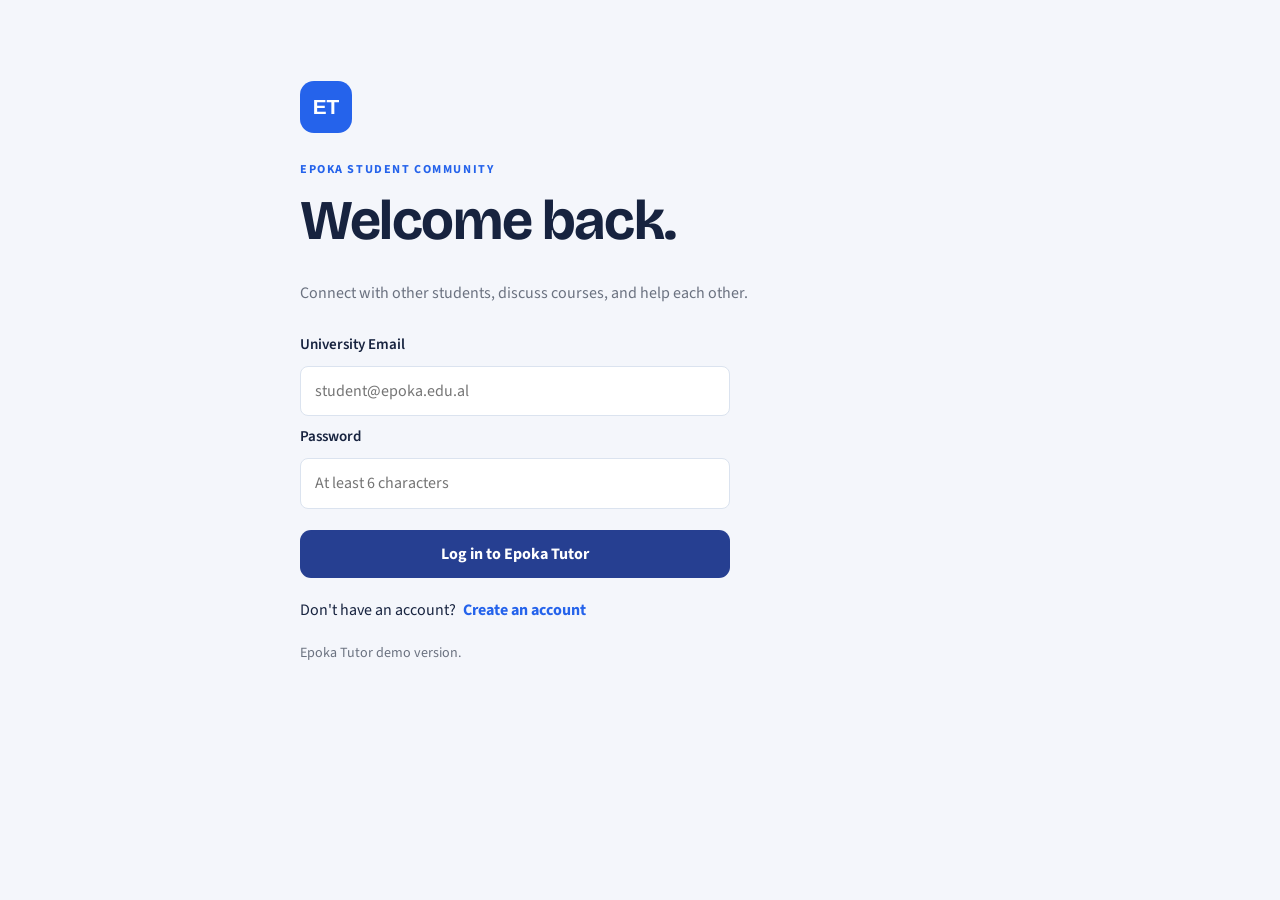
<file: index.html>
<!--
 FILE PURPOSE: This HTML file defines the structure and content of one screen in Epoka Tutor. The ids and classes are important connections: JavaScript finds elements by their ids to fill or update them, while CSS uses classes and ids to control their appearance.
 SCREEN: Epoka Tutor - Login.
 The ids in this file are the connection points used by JavaScript; the classes are the connection points used by CSS.
-->

<!DOCTYPE html>
<html lang="en">
<head>
    <meta charset="UTF-8">
    <meta name="viewport" content="width=device-width, initial-scale=1.0">
    <title>Epoka Tutor - Login</title>

    <link href="https://fonts.googleapis.com/css2?family=Bricolage+Grotesque:wght@500;700&family=Source+Sans+3:wght@400;600&display=swap" rel="stylesheet">

    <link rel="stylesheet" href="style.css">
</head>

<body class="login">

    <!-- This is the main content area for the current screen. Its id or class connects it to the CSS layout, and its child elements provide the places JavaScript fills with courses, messages, notes, or selection buttons. -->
    <main class="wrap">
        <div class="brand">ET</div>

        <p class="eyebrow">EPOKA STUDENT COMMUNITY</p>

        <h1 id="formTitle">Welcome back.</h1>

        <p class="lead">
            Connect with other students, discuss courses, and help each other.
        </p>

    <!-- This form groups related inputs and buttons. JavaScript listens for its submit event; event.preventDefault() is then used where needed so the browser does not reload the page before the application handles the data. -->
        <!-- This id is used by login.js to listen for form submission and by the browser to group the login and registration fields. -->
        <form id="loginForm">

        <!-- login.js shows this container only in registration mode, because a returning student does not need to enter a name again. -->
            <div id="nameField" hidden>
                <label for="studentName">Your Name</label>
        <!-- login.js reads this input when creating a new account; the name is required only when registerMode is true. -->
                <input type="text" id="studentName"
                       placeholder="Enter your name">
            </div>

            <label for="studentEmail">University Email</label>
        <!-- login.js reads and normalizes this email before checking that it uses the Epoka university domain. -->
            <input type="email" id="studentEmail"
                   placeholder="student@epoka.edu.al" required>

            <label for="studentPassword">Password</label>
        <!-- login.js reads this password for both account creation and login, while minlength provides a basic HTML form check. -->
            <input type="password" id="studentPassword"
                   placeholder="At least 6 characters"
                   required minlength="6">

        <!-- This container is shown only during registration so the student can confirm the password they entered. -->
            <div id="confirmPasswordField" hidden>
                <label for="confirmPassword">Confirm Password</label>
        <!-- login.js compares this value with the first password before allowing a new account to be created. -->
                <input type="password" id="confirmPassword"
                       placeholder="Enter your password again">
            </div>

            <button class="btn full" type="submit" id="submitBtn">
                Log in to Epoka Tutor
            </button>

        </form>

        <p class="switch-line">
            <span id="switchText">Don't have an account?</span>
        <!-- login.js listens for clicks on this button and switches the same form between login and registration instead of navigating to another page. -->
            <button type="button" class="text-btn" id="switchMode">
                Create Account
            </button>
        </p>

        <p class="note">Epoka Tutor demo version.</p>

        <!-- login.js writes validation and account error messages here using textContent, leaving the HTML structure unchanged. -->
        <p class="err" id="loginErr"></p>

    </main>

    <!-- Load common.js before the page-specific script because it defines shared functions such as store, Auth, Pick, and the storage-key helpers that the later script calls. -->
    <script src="common.js"></script>
    <!-- Load the JavaScript file responsible for this screen after the shared scripts. The script uses the element ids in this HTML to add behaviour and display stored information. -->
    <script src="login.js"></script>

</body>
</html>
</file>
<file: style.css>
/*
 * FILE PURPOSE: This stylesheet controls how the HTML screens are presented. The class selectors (written with a dot, such as .panel) connect shared styles to HTML elements with that class; ID selectors (written with #, such as #courseList) target the particular element whose id matches. A comma joins selectors so the same declarations apply to each listed target. These rules affect presentation, not the HTML content or JavaScript data.
 * Selector reminder: #name selects an element by its id; .name selects elements by class; commas share one rule across multiple selectors.
 */
/* Shared colour and shadow variables used throughout the interface. Later rules use var(...) so buttons, headings, borders, and backgrounds keep the same design values. */
:root {
    --bg: #f4f6fb;
    --surface: #ffffff;
    --ink: #17233f;
    --muted: #73809b;
    --line: #e2e7f0;
    --brand: #263f91;
    --brand-dark: #1b2f70;
    --brand-ink: #ffffff;
    --accent: #f0b54a;
    --mine: #e7edff;
    --danger: #b3261e;
    --shadow: 0 12px 35px rgba(28, 45, 89, .07);
}
/* Apply border-box sizing to every HTML element. Widths therefore include padding and borders, which makes the form, card, and page layouts easier to calculate. */
* {
    box-sizing: border-box;
}
/* Set the outer document and body dimensions. Removing the browser margin prevents unwanted page edges, while min-height lets each screen fill the viewport. */
html, body {
    margin: 0;
    min-height: 100%;
}
/* Set the default page background, text colour, font, and line spacing inherited by the login, course, notes, selection, and chat screens. */
body {
    background: var(--bg);
    color: var(--ink);
    font: 16px/1.55 "Source Sans 3", system-ui, sans-serif;
}
/* Give the main and section headings used in the HTML pages a shared display font and consistent line spacing. */
h1, h2 {
    font-family: "Bricolage Grotesque", sans-serif;
    line-height: 1.12;
    margin: 0 0 .5em;
    letter-spacing: -.025em;
}
/* Style the main page title, such as the welcome heading or selected course title, with a responsive size and readable maximum width. */
h1 {
    font-size: clamp(2.1rem, 5vw, 3.5rem);
    max-width: 780px;
}
/* Style section headings inside panels and course workspace cards so they are visually below the main h1 title. */
h2 {
    font-size: 1.55rem;
}
/* Make buttons and form fields use the same font and text colour as the rest of the page instead of inconsistent browser defaults. */
button, input, textarea {
    font: inherit;
    color: inherit;
}
/* Show a clear keyboard-focus outline on links, buttons, and form controls so users can see which control will respond to keyboard input. */
:focus-visible {
    outline: 3px solid var(--accent);
    outline-offset: 3px;
}
/* Style the main content wrapper used around page content. Its centered maximum width and side padding keep forms and panels readable on wide screens. */
.wrap {
    max-width: 680px;
    margin: 0 auto;
    padding: 30px 22px 70px;
}
/* Override the normal .wrap width only on elements that have both classes. Course lists and notes can use more space than the narrower login screen. */
.wrap.wide {
    max-width: 1100px;
}
/* Style the shared top navigation/header row. Flexbox aligns the page identity and account/navigation controls and pushes them to opposite sides. */
.top {
    display: flex;
    align-items: center;
    justify-content: space-between;
    gap: 14px;
    padding: 14px 22px;
    border-bottom: 1px solid var(--line);
    background: var(--surface);
}
/* Emphasize the bold page or conversation name inside the header without changing other bold text elsewhere on the page. */
.top b {
    font-family: "Bricolage Grotesque", sans-serif;
}
/* Style the signed-in student name shown in the header, making it secondary to the page title and navigation controls. */
.who {
    color: var(--muted);
    font-size: .92rem;
    margin-right: 10px;
}
/* Style the ET mark in the login page as a centered square logo, using Grid to center its letters both horizontally and vertically. */
.brand {
    width: 52px;
    height: 52px;
    display: grid;
    place-items: center;
    border-radius: 16px;
    color: white;
    background: var(--brand);
    font: 700 1.3rem "Bricolage Grotesque";
    margin-bottom: 32px;
}
/* Style the small uppercase labels used above page titles and content sections, such as the workspace and notes labels. */
.eyebrow, .section-label {
    color: var(--brand);
    font-size: .76rem;
    font-weight: 700;
    letter-spacing: .13em;
    margin: 0 0 10px;
}
/* Style supporting descriptions and secondary text so it is quieter than headings and does not stretch across excessively long lines. */
.lead, .muted {
    color: var(--muted);
    max-width: 58ch;
}
/* Style the primary actions used by the login, note, and chat forms. The filled brand colour makes the main action in each section easy to identify. */
.btn {
    border: 0;
    border-radius: 11px;
    padding: 12px 19px;
    background: var(--brand);
    color: var(--brand-ink);
    font-weight: 700;
    cursor: pointer;
    transition: .2s;
}
/* Give primary buttons pointer feedback by darkening the background and moving the button slightly upward while hovered. */
.btn:hover {
    background: var(--brand-dark);
    transform: translateY(-1px);
}
/* Show when a primary action is unavailable, for example when select.js disables Next until faculty, department, and year are chosen. */
.btn:disabled {
    opacity: .4;
    cursor: not-allowed;
    transform: none;
}
/* Make a primary form button span the available width; this is used where the login action should be the clearest control beneath the fields. */
.full {
    width: 100%;
    margin-top: 12px;
}
/* Style secondary actions such as Back, Log Out, Edit, and Cancel so they remain visible without competing with the filled primary button. */
.ghost {
    background: transparent;
    border: 1px solid var(--line);
    color: var(--ink);
    border-radius: 10px;
    padding: 8px 13px;
    cursor: pointer;
    text-decoration: none;
    display: inline-block;
}
/* Give secondary buttons and links a brand-coloured hover state while keeping their background transparent. */
.ghost:hover {
    border-color: var(--brand);
    color: var(--brand);
}
/* Style the small login/register mode-switch button so it resembles a text link but remains a button that login.js can listen for. */
.text-btn {
    border: 0;
    background: none;
    color: var(--brand);
    font-weight: 700;
    cursor: pointer;
    padding: 4px;
}
/* Add extra top spacing only to the wrapper on the login screen, positioning the sign-in form without affecting the layout of other pages. */
.login .wrap {
    padding-top: 9vh;
}
/* Arrange the login and registration fields in one vertical Grid column with consistent gaps; login.js changes which fields are visible in each mode. */
.login form {
    display: grid;
    gap: 9px;
    max-width: 430px;
    margin: 28px 0 12px;
}
/* Style the labels associated with login, registration, note, and chat inputs so each field purpose is easy to identify. */
label {
    font-weight: 600;
    font-size: .94rem;
}
/* Style the editable fields shared by the login form, note form, and chat composer with matching width, padding, border, and surface colour. */
input, textarea {
    width: 100%;
    border: 1px solid var(--line);
    border-radius: 10px;
    padding: 12px 14px;
    background: var(--surface);
}
/* Change the border when a student is typing in a field, making the active login, note, or chat input easier to identify. */
input:focus, textarea:focus {
    border-color: var(--brand);
    outline: none;
}
/* Add separation around the line that offers the alternative login or registration action. */
.switch-line {
    margin: 16px 0;
}
/* Style small explanatory note text, such as helper text around forms, using the secondary text colour and a smaller size. */
.note {
    color: var(--muted);
    font-size: .88rem;
}
/* Style the error-message area updated by login.js and notes.js when validation or saving fails; the minimum height helps prevent layout jumps. */
.err {
    color: var(--danger);
    min-height: 1.4em;
    font-weight: 600;
}
/* Arrange the faculty, department, and year option buttons created by select.js in a responsive grid. */
.choices {
    display: grid;
    grid-template-columns: repeat(auto-fill, minmax(220px, 1fr));
    gap: 12px;
    margin: 14px 0 30px;
}
/* Style each faculty, department, or year button created by select.js, giving all options a consistent clickable shape. */
.choice {
    text-align: left;
    min-height: 75px;
    background: var(--surface);
    border: 1px solid var(--line);
    border-radius: 13px;
    padding: 16px;
    cursor: pointer;
    font-weight: 600;
    box-shadow: 0 4px 14px rgba(28,45,89,.025);
}
/* Highlight a choice while hovered or when select.js marks it selected with aria-pressed="true", so the current academic choice is visible. */
.choice:hover, .choice[aria-pressed="true"] {
    border-color: var(--brand);
    background: var(--mine);
}
/* Adjust the year-button group separately from faculty and department choices because year options are short and can fit in narrower columns. */
.years {
    grid-template-columns: repeat(4, minmax(80px, 130px));
}
/* Ensure elements hidden by HTML or JavaScript are not displayed. select.js uses this attribute to reveal department and year steps only after earlier choices are made. */
[hidden] {
    display: none !important;
}
/* Lay out the page title and its nearby actions as one aligned heading row, keeping the title and controls visually connected. */
.page-heading {
    display: flex;
    align-items: flex-end;
    justify-content: space-between;
    gap: 20px;
    margin: 24px 0 30px;
}
/* Style the academic breadcrumb text updated by courses.js, course.js, and notes.js so the current faculty, department, and year remain visible as context. */
.crumbs {
    color: var(--muted);
    margin-top: 12px;
}
/* Style the main content panels that group related course, student, note, or discussion content into separate white surfaces. */
.panel {
    background: var(--surface);
    border: 1px solid var(--line);
    border-radius: 18px;
    padding: 24px;
    margin: 22px 0;
    box-shadow: var(--shadow);
}
/* Align a panel heading with its count or related controls, such as the course count or saved-note count. */
.section-heading {
    display: flex;
    align-items: center;
    justify-content: space-between;
    gap: 15px;
}
/* Remove extra heading spacing inside a section-heading row so the title aligns correctly with the count or controls beside it. */
.section-heading h2 {
    margin-bottom: 0;
}
/* Style the small number/status text displayed beside section headings, including the course, note, and discussion counts updated by JavaScript. */
.count {
    color: var(--muted);
    font-size: .88rem;
}
/* Style the course search field used by courses.js to filter the displayed course cards as the student types. */
.search {
    margin: 20px 0;
    max-width: 420px;
}
/* Use a shared grid layout for the course and student card containers populated by courses.js. */
.course-grid, .student-grid {
    display: grid;
    grid-template-columns: repeat(auto-fill, minmax(230px, 1fr));
    gap: 12px;
}
/* Style each clickable course or student card created by courses.js. Both are links, so the card appearance signals that selecting one opens another page. */
.course, .student {
    display: flex;
    align-items: center;
    justify-content: space-between;
    gap: 12px;
    padding: 15px;
    border: 1px solid var(--line);
    border-radius: 13px;
    text-decoration: none;
    color: inherit;
    background: var(--surface);
}
/* Highlight a course or student link while hovered, helping the student identify which card will open when clicked. */
.course:hover, .student:hover {
    border-color: var(--brand);
    transform: translateY(-1px);
}
/* Style the secondary line inside course and student cards, such as discussion information or a student email, below the main name. */
.course small, .student small {
    display: block;
    color: var(--muted);
    font-size: .82rem;
}
/* Position and style the arrow displayed at the end of course/student cards to signal that the whole card is a navigation link. */
.arrow {
    color: var(--brand);
    font-size: 1.2rem;
}
/* Style the initial displayed beside each student in the private-chat list; courses.js creates this element from the student name. */
.avatar {
    width: 42px;
    height: 42px;
    border-radius: 50%;
    display: grid;
    place-items: center;
    flex-shrink: 0;
    color: var(--brand);
    background: var(--mine);
    font-weight: 700;
}
/* Keep the student's name and email together as a vertical text group beside the avatar in the student list. */
.student-info {
    flex: 1;
    min-width: 0;
}
/* Style the empty-state message inserted by courses.js, chat.js, or notes.js when there are no matching courses, students, messages, or notes. */
.empty {
    color: var(--muted);
    text-align: center;
    padding: 35px 10px;
}
/* Apply chat-specific page layout to the body marked chat-page in chat.html, without changing the body styling of other screens. */
body.chat-page {
    display: flex;
    flex-direction: column;
    height: 100dvh;
}
/* Style the student identity area used in the chat screen so the conversation participant is clearly separated from the message history. */
.chat-person {
    flex: 1;
    text-align: center;
}
/* Keep the participant name and supporting detail in the chat identity area visually related while allowing their individual text sizes to differ. */
.chat-person b, .chat-person small {
    display: block;
}
/* Make the smaller participant detail secondary to the name in the chat header. */
.chat-person small {
    color: var(--muted);
    font-size: .8rem;
}
/* Style the message-history container with its own scrolling area. chat.js inserts each message here and scrolls it to the bottom after a new message is drawn. */
#msgs {
    flex: 1;
    overflow-y: auto;
    padding: 22px 20px;
    max-width: 820px;
    width: 100%;
    margin: 0 auto;
}
/* Style one message block created by chat.js, controlling its width, spacing, and surface so messages are readable as separate items. */
.msg {
    max-width: 78%;
    margin: 0 0 14px;
    padding: 11px 15px;
    border-radius: 15px;
    background: var(--surface);
    border: 1px solid var(--line);
    overflow-wrap: anywhere;
    box-shadow: 0 3px 12px rgba(28,45,89,.035);
}
/* Apply a different appearance to messages whose sender email matches the signed-in student; chat.js adds the me class after comparing email addresses. */
.msg.me {
    margin-left: auto;
    background: var(--mine);
    border-color: transparent;
}
/* Style the sender and timestamp line inside each message separately from the message body created by chat.js. */
.msg .by {
    font-size: .78rem;
    color: var(--muted);
    margin-bottom: 3px;
}
/* Style the chat message form identified by this id in chat.html; chat.js listens for its submit event and sends the text without reloading the page. */
#composer {
    border-top: 1px solid var(--line);
    background: var(--surface);
    padding: 13px 20px;
}
/* Arrange the chat textarea and Send button in one row inside the composer form so the message field and action sit together. */
#composer .row {
    max-width: 780px;
    margin: 0 auto;
    display: flex;
    gap: 9px;
    align-items: flex-end;
}
/* Size the message textarea inside the chat composer, allowing the student to type a message without changing other textareas such as the note editor. */
#composer textarea {
    flex: 1;
    min-width: 0;
    resize: vertical;
    max-height: 130px;
    background: var(--bg);
}
/* Responsive rules for narrow screens: change multi-column layouts and header spacing so the course workspace and other page content fit on phones. */
@media (max-width: 650px) {
    /* Style the shared top navigation/header row. Flexbox aligns the page identity and account/navigation controls and pushes them to opposite sides. */
    .top {
        padding: 12px 14px;
    }
    /* On narrow screens, hide the signed-in name inside the header to leave room for the page title and navigation controls. */
    .top .who {
        display: none;
    }
    /* Style the main content wrapper used around page content. Its centered maximum width and side padding keep forms and panels readable on wide screens. */
    .wrap {
        padding: 22px 15px 50px;
    }
    /* Lay out the page title and its nearby actions as one aligned heading row, keeping the title and controls visually connected. */
    .page-heading {
        align-items: flex-start;
        flex-direction: column;
    }
    /* Style the main content panels that group related course, student, note, or discussion content into separate white surfaces. */
    .panel {
        padding: 17px;
    }
    /* Align a panel heading with its count or related controls, such as the course count or saved-note count. */
    .section-heading {
        align-items: flex-start;
        flex-direction: column;
    }
    /* Style the chat message form identified by this id in chat.html; chat.js listens for its submit event and sends the text without reloading the page. */
    #composer {
        padding: 10px;
    }
    /* Arrange the chat textarea and Send button in one row inside the composer form so the message field and action sit together. */
    #composer .row {
        gap: 6px;
    }
    /* Reduce the Send button padding on narrow screens so it fits beside the chat textarea without forcing the composer row off the screen. */
    #composer .btn {
        padding: 10px 12px;
    }
    /* Style one message block created by chat.js, controlling its width, spacing, and surface so messages are readable as separate items. */
    .msg {
        max-width: 90%;
    }
    /* Adjust the year-button group separately from faculty and department choices because year options are short and can fit in narrower columns. */
    .years {
        grid-template-columns: repeat(2, 1fr);
    }

}
/* Arrange the Notes and Open Discussion workspace cards in two columns on wider screens; the mobile media rule below changes this to one column. */
.workspace-grid {
    display: grid;
    grid-template-columns: repeat(2, minmax(0, 1fr));
    gap: 16px;
    margin-top: 28px;
}
/* Style the clickable Notes and Open Discussion cards on course.html as large surfaces, making each feature look like a separate destination. */
.workspace-card {
    position: relative;
    display: block;
    min-height: 245px;
    padding: 25px;
    background: var(--surface);
    border: 1px solid var(--line);
    border-radius: 18px;
    color: inherit;
    text-decoration: none;
    box-shadow: var(--shadow);
    transition: .2s;
}
/* Highlight a workspace card when hovered so students can tell that the Notes or Open Discussion panel is clickable. */
.workspace-card:hover {
    border-color: var(--brand);
    transform: translateY(-2px);
}
/* Style the small number/label at the top of a workspace card so it is distinct from the larger feature title. */
.workspace-number {
    color: var(--brand);
    font-size: .8rem;
    font-weight: 700;
    letter-spacing: .12em;
}
/* Add space before the feature title inside each workspace card, separating it from the small number/label above. */
.workspace-card h2 {
    margin-top: 25px;
}
/* Style the description inside a workspace card as secondary information and keep its line length readable. */
.workspace-card p {
    color: var(--muted);
    max-width: 38ch;
}
/* Style the short action hint inside a workspace card so it reads as a link-like prompt beneath the description. */
.workspace-detail {
    display: block;
    color: var(--brand);
    font-size: .9rem;
    font-weight: 600;
    margin-top: 20px;
}
/* Place the arrow at the lower-right corner of each workspace card, visually indicating that the card opens another page. */
.workspace-card .arrow {
    position: absolute;
    right: 24px;
    bottom: 22px;
}
/* Arrange the title field, note-content textarea, and save controls in a vertical form layout; notes.js reads these fields when the form is submitted. */
.note-form {
    display: grid;
    gap: 9px;
    margin-top: 20px;
}
/* Give the note editor enough height for longer notes while allowing the student to resize it vertically when needed. */
.note-form textarea {
    resize: vertical;
    min-height: 150px;
}
/* Place the Edit and Delete buttons created inside each note card in a flexible row with spacing between them. */
.note-actions {
    display: flex;
    flex-wrap: wrap;
    gap: 9px;
    margin-top: 12px;
}
/* Arrange the note cards created by notes.js in one column with a consistent gap and space above the list. */
.notes-list {
    display: grid;
    gap: 14px;
    margin-top: 20px;
}
/* Style each article created by notes.js as an individual saved-note card, separating it from other notes with a border and surface background. */
.note-card {
    padding: 18px;
    border: 1px solid var(--line);
    border-radius: 13px;
    background: var(--surface);
}
/* Style the title at the top of each saved-note card so it is prominent and has controlled spacing before the date. */
.note-card h3 {
    margin: 0 0 5px;
    font-family: "Bricolage Grotesque", sans-serif;
    font-size: 1.2rem;
}
/* Style the last-updated time shown below a note title as small secondary information. */
.note-date {
    color: var(--muted);
    font-size: .82rem;
}
/* Preserve line breaks typed into the note editor and allow long words or links to wrap instead of overflowing the card. */
.note-content {
    white-space: pre-wrap;
    overflow-wrap: anywhere;
    margin: 15px 0;
}
/* Mark the Delete action with the danger colour so it is visually distinct from non-destructive actions such as Edit and Cancel. */
.danger-button {
    color: var(--danger);
}
/* Responsive rules for narrow screens: change multi-column layouts and header spacing so the course workspace and other page content fit on phones. */
@media (max-width: 650px) {
    /* Arrange the Notes and Open Discussion workspace cards in two columns on wider screens; the mobile media rule below changes this to one column. */
    .workspace-grid {
        grid-template-columns: 1fr;
    }
    /* Style the clickable Notes and Open Discussion cards on course.html as large surfaces, making each feature look like a separate destination. */
    .workspace-card {
        min-height: 220px;
    }

}
/* ===== Vesa: Login and registration styles ===== */

/* ET logo mark on the login page. */
.brand {
    width: 52px;
    height: 52px;
    display: grid;
    place-items: center;
    border-radius: 14px;
    color: white;
    background: #2563eb;
    font: 700 1.3rem Arial, sans-serif;
    margin-bottom: 28px;
}

/* Login page wrapper: narrower, with extra space at the top. */
.login .wrap {
    max-width: 680px;
    padding: 9vh 0 40px;
}

/* Login and registration form layout. */
.login form {
    display: grid;
    gap: 9px;
    max-width: 430px;
    margin: 28px 0 12px;
}

/* Name and confirm-password blocks; keep the hidden attribute working. */
.login form > div {
    display: grid;
    gap: 9px;
}

.login form > div[hidden] {
    display: none;
}

/* Labels and fields inside the login form only. */
.login label {
    font-weight: 600;
    font-size: 0.94rem;
}

.login input {
    width: 100%;
    padding: 12px 14px;
    border: 1px solid #dbe3ef;
    border-radius: 8px;
    background: white;
    font: inherit;
}

.login input:focus {
    outline: none;
    border-color: #2563eb;
}

/* Full-width submit button. */
.login .full {
    width: 100%;
    margin-top: 12px;
}

/* Text elements on the login page. */
.login .eyebrow {
    color: #2563eb;
    font-size: 0.76rem;
    font-weight: 700;
    letter-spacing: 0.13em;
    margin: 0 0 10px;
}

.login .lead {
    color: #6b7280;
    max-width: 58ch;
}

.login .note {
    color: #6b7280;
    font-size: 0.88rem;
}

.login .err {
    color: #b91c1c;
    min-height: 1.4em;
    font-weight: 600;
}

/* Line and button that switch between login and registration. */
.switch-line {
    margin: 16px 0;
}

.text-btn {
    border: 0;
    background: none;
    color: #2563eb;
    font-weight: 700;
    cursor: pointer;
    padding: 4px;
}

.text-btn:hover {
    background: none;
    text-decoration: underline;
}
</file>
